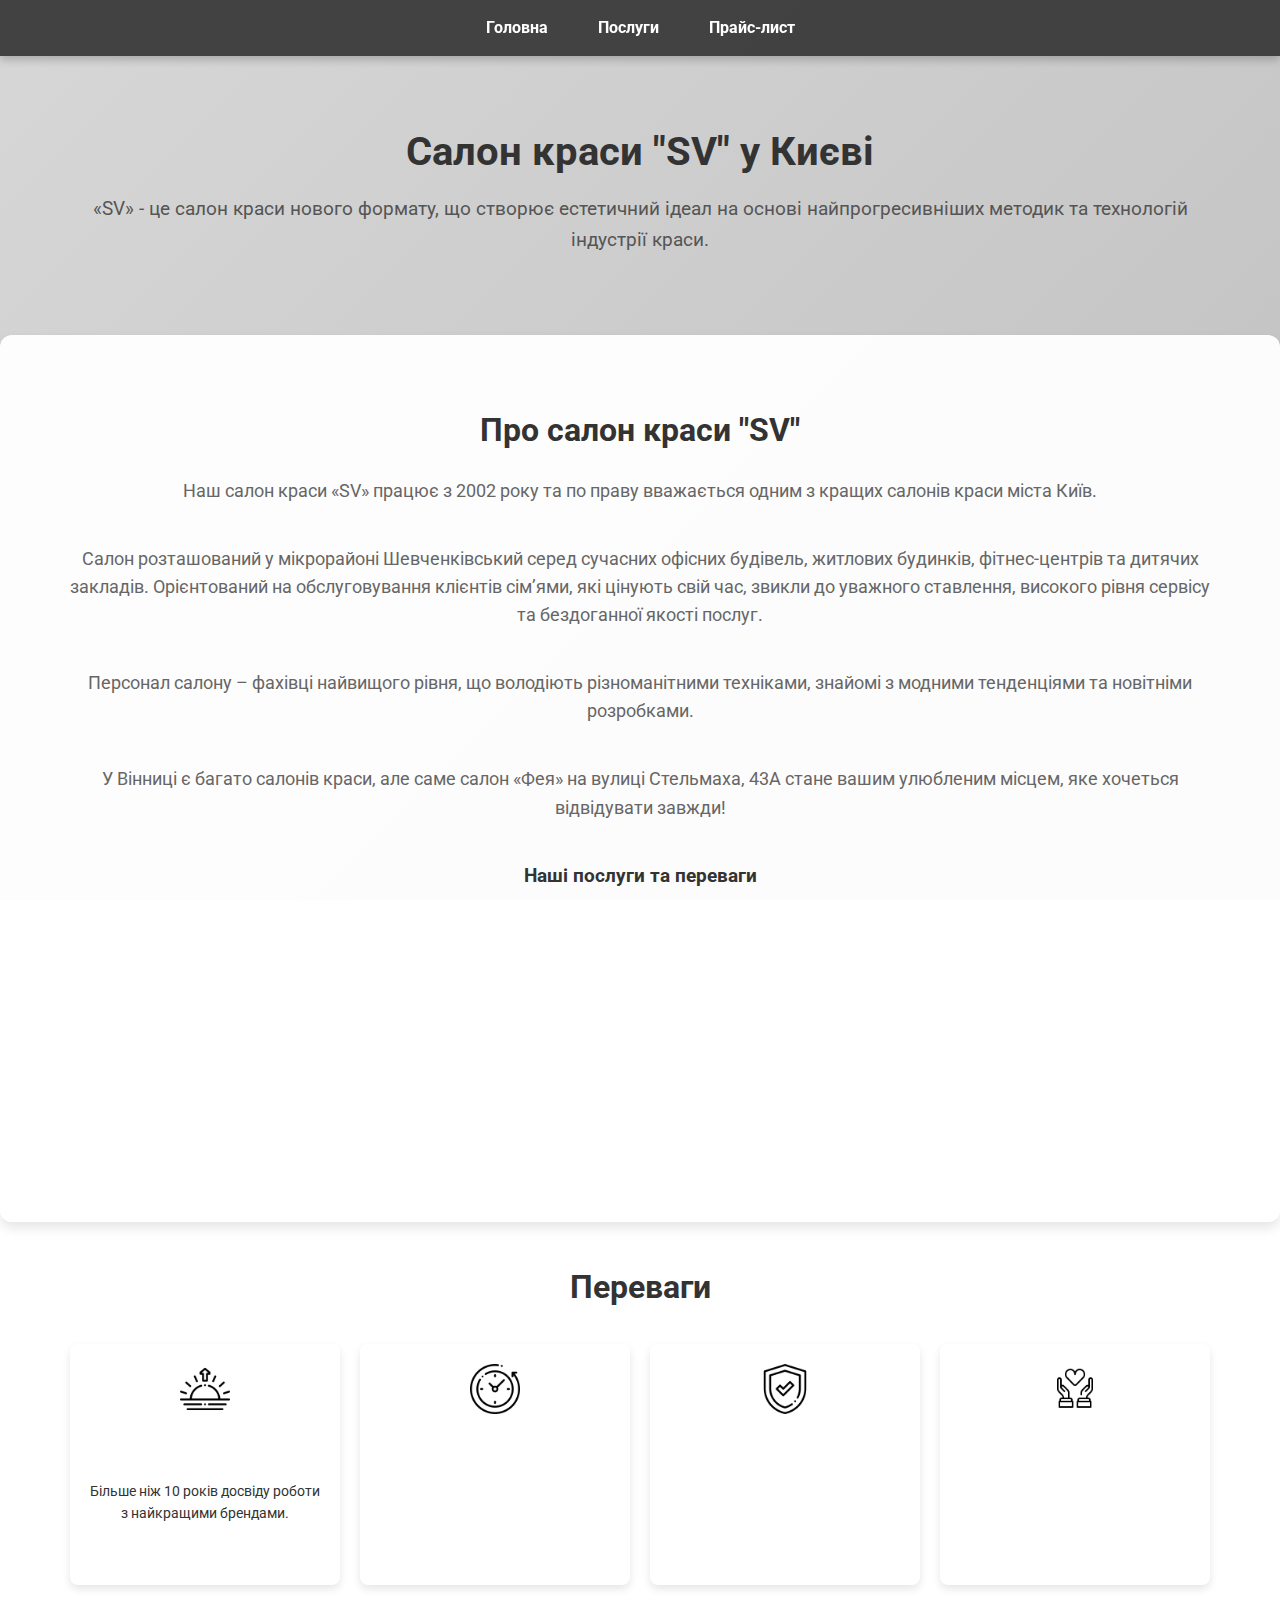
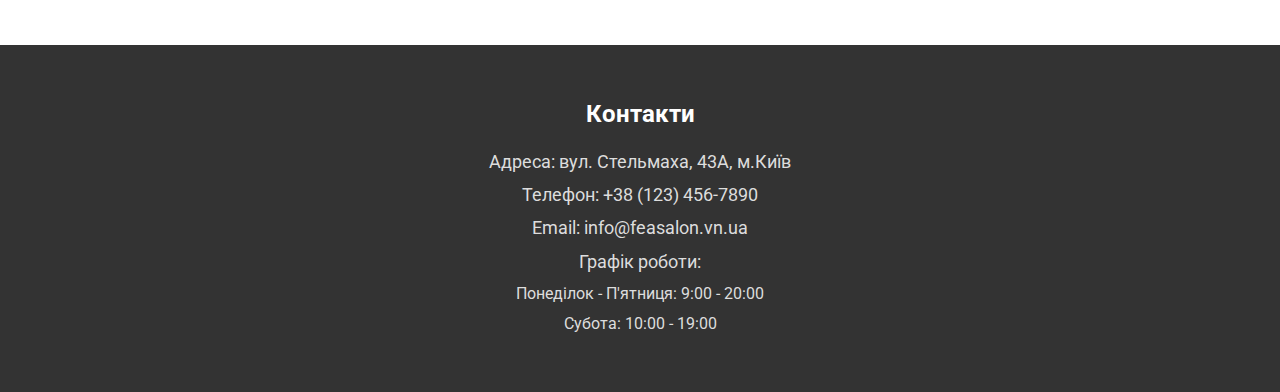
<file: index.html>
<!DOCTYPE html>
<html lang="uk">
<head>
    <meta charset="UTF-8">
    <meta name="viewport" content="width=device-width, initial-scale=1.0">
    <title>Салон краси "SV" у Києві</title>
    <link rel="stylesheet" href="style.css">
    <link href="https://fonts.googleapis.com/css2?family=Roboto:wght@400;500;700&display=swap" rel="stylesheet">
</head>
<body>
    <!-- Навігаційний блок -->
    <nav class="navbar">
        <ul>
            <li><a href="index.html">Головна</a></li>
        
            <li><a href="services.html">Послуги</a></li>
           
            <li><a href="price-list.html">Прайс-лист</a></li>
            
        </ul>
    </nav>

    <!-- Головна сторінка -->
    <header id="home" class="header">
        <div class="container">
            <h1 class="fade-in">Салон краси "SV" у Києві</h1>
            <p class="fade-in">«SV» - це салон краси нового формату, що створює естетичний ідеал на основі найпрогресивніших методик та технологій індустрії краси.</p>
        </div>
    </header>

    <!-- Про нас -->
    <section id="about" class="section">
        <div class="container">
            <h2 class="fade-in">Про салон краси "SV"</h2>
            <p class="fade-in">Наш салон краси «SV» працює з 2002 року та по праву вважається одним з кращих салонів краси міста Київ.</p>
            <p class="fade-in">Салон розташований у мікрорайоні Шевченківський серед сучасних офісних будівель, житлових будинків, фітнес-центрів та дитячих закладів. Орієнтований на обслуговування клієнтів сім’ями, які цінують свій час, звикли до уважного ставлення, високого рівня сервісу та бездоганної якості послуг.</p>
            <p class="fade-in">Персонал салону – фахівці найвищого рівня, що володіють різноманітними техніками, знайомі з модними тенденціями та новітніми розробками.</p>
            <p class="fade-in">У Вінниці є багато салонів краси, але саме салон «Фея» на вулиці Стельмаха, 43А стане вашим улюбленим місцем, яке хочеться відвідувати завжди!</p>
            <h3 class="fade-in">Наші послуги та переваги</h3>
            <p class="fade-in">Ми пропонуємо різноманітні стрижки, зачіски, манікюр та нарощування нігтів будь-якої складності. Наші фахівці постійно підвищують рівень кваліфікації та відслідковують сучасні тренди.</p>
            <p class="fade-in">Особливе місце займає манікюр та нарощування нігтів: використовується акрил та гель, ексклюзивна форма EDGE, а також класичний, європейський, апаратний та французький манікюр.</p>
            <p class="fade-in">Відвідавши салон краси «SV», ви отримаєте професійні послуги та чудовий настрій завдяки індивідуальному підходу наших майстрів.</p>
        </div>
    </section>
    <div class="container" class="advantages">
        <h2 class="advantages-title">Переваги</h2>
        <div class="advantages-container">
            <div class="col-4 advantage-item">
                <img src="imeg/досвіт.png" alt="Досвід" class="advantage-icon">
                <h3 class="fade-in">Досвід</h3>
                <p>Більше ніж 10 років досвіду роботи з найкращими брендами.</p>
            </div>
            <div class="col-4 advantage-item">
                <img src="imeg/час.png" alt="Час" class="advantage-icon">
                <h3 class="fade-in">Час</h3>
                <p class="fade-in">Ми цінуємо ваш час, тому пропонуємо послуги одночасно.</p>
            </div>
            <div class="col-4 advantage-item">
                <img src="imeg/безпека.png" alt="Безпека" class="advantage-icon">
                <h3 class="fade-in">Безпека</h3>
                <p class="fade-in">Гарантія стерильності та безпеки всіх процедур.</p>
            </div>
            <div class="col-4 advantage-item">
                <img src="imeg/комфорт.png" alt="Комфорт" class="advantage-icon">
                <h3 class="fade-in">Комфорт</h3>
                <p class="fade-in">Зручне розташування та комфортна атмосфера.</p>
            </div>
        </div>
    </div>
    
    

    <!-- Футер з контактами -->
    <footer class="footer">
        <div class="container">
            <h2>Контакти</h2>
            <p>Адреса: вул. Стельмаха, 43А, м.Київ</p>
            <p>Телефон: +38 (123) 456-7890</p>
            <p>Email: info@feasalon.vn.ua</p>
            <p>Графік роботи:</p>
            <ul>
                <li>Понеділок - П'ятниця: 9:00 - 20:00</li>
                <li>Субота: 10:00 - 19:00</li>
                <script src="script.js"></script>
            </body>
            </html>
</file>
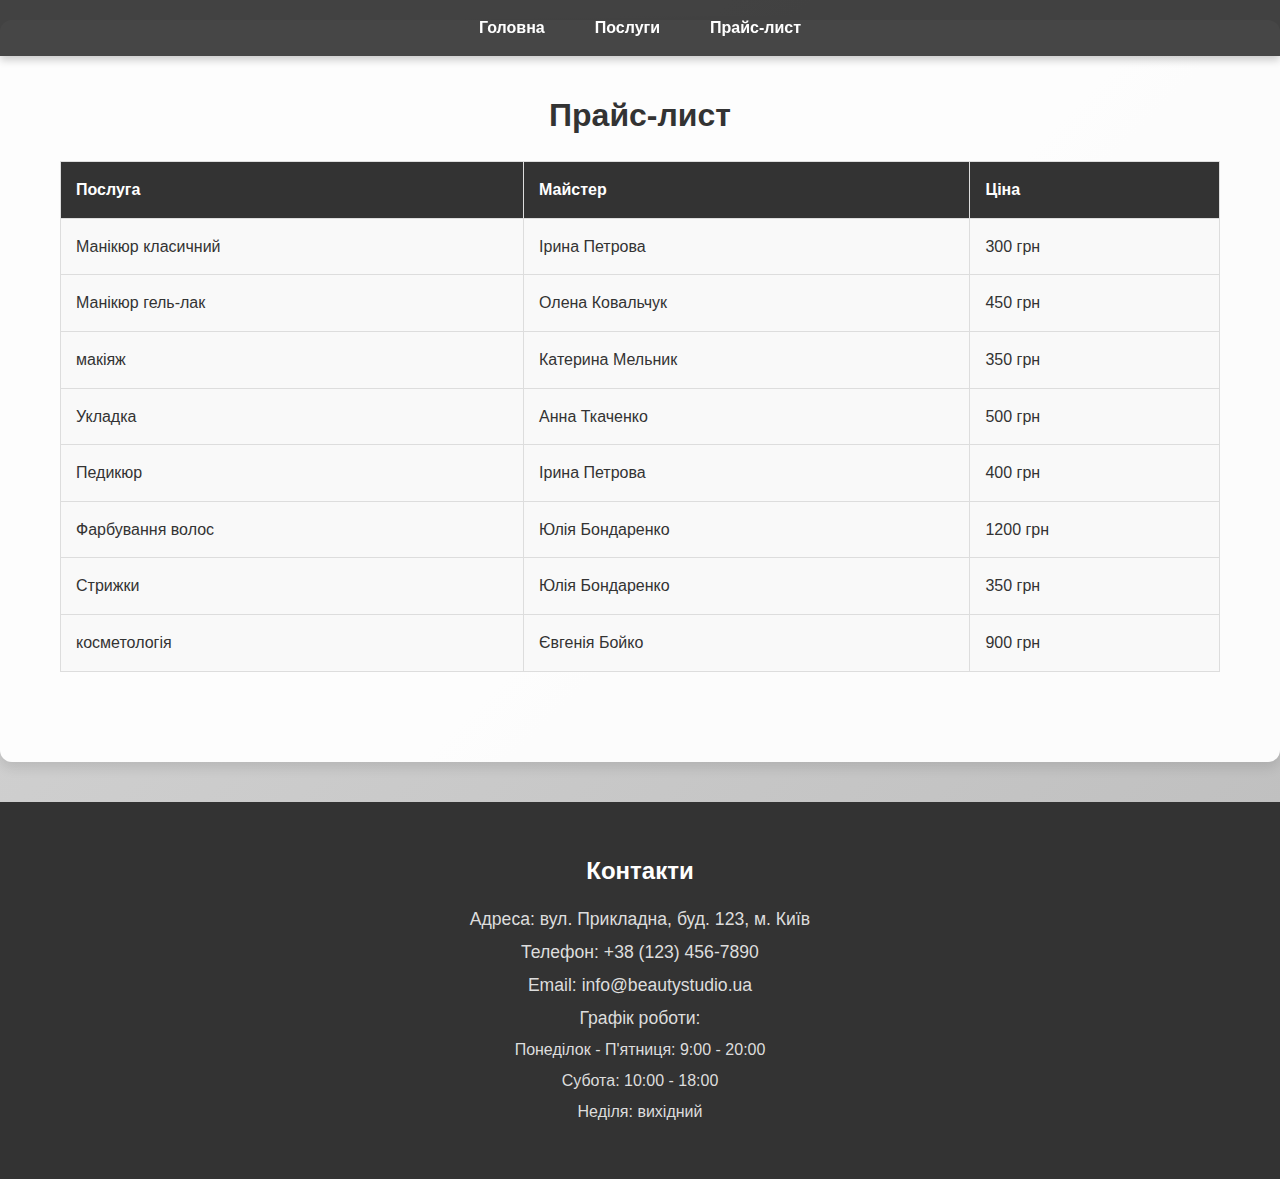
<file: price-list.html>
<!DOCTYPE html>
<html lang="uk">
<head>
    <meta charset="UTF-8">
    <meta name="viewport" content="width=device-width, initial-scale=1.0">
    <title>Прайс-лист - Beauty Studio</title>
    <link rel="stylesheet" href="style.css">
</head>
<body>
    <!-- Навігаційний блок -->
    <nav class="navbar">
        <ul>
            <li><a href="index.html">Головна</a></li>
            
            <li><a href="services.html">Послуги</a></li>
           
            <li><a href="price-list.html">Прайс-лист</a></li>
           
        </ul>
    </nav>

    <!-- Прайс-лист -->
    <section id="price-list" class="section">
        <div class="container">
            <h2 class="fade-in">Прайс-лист</h2>
            <table>
                <tr><th>Послуга</th><th>Майстер</th><th>Ціна</th></tr>
                <tr><td>Манікюр класичний</td><td>Ірина Петрова</td><td>300 грн</td></tr>
                <tr><td>Манікюр гель-лак</td><td>Олена Ковальчук</td><td>450 грн</td></tr>
                <tr><td>макіяж</td><td>Катерина Мельник</td><td>350 грн</td></tr>
                <tr><td>Укладка</td><td>Анна Ткаченко</td><td>500 грн</td></tr>
                <tr><td>Педикюр</td><td>Ірина Петрова</td><td>400 грн</td></tr>
                <tr><td>Фарбування волос</td><td>Юлія Бондаренко</td><td>1200 грн</td></tr>
                <tr><td>Стрижки</td><td>Юлія Бондаренко</td><td>350 грн</td></tr>
                <tr><td>косметологія</td><td>Євгенія Бойко</td><td>900 грн</td></tr>
                
                <!-- Додаткові послуги тут -->
            </table>
        </div>
    </section>
    <footer class="footer">
        <div class="container">
            <h2>Контакти</h2>
            <p>Адреса: вул. Прикладна, буд. 123, м. Київ</p>
            <p>Телефон: +38 (123) 456-7890</p>
            <p>Email: info@beautystudio.ua</p>
            <p>Графік роботи:</p>
            <ul>
                <li>Понеділок - П'ятниця: 9:00 - 20:00</li>
                <li>Субота: 10:00 - 18:00</li>
                <li>Неділя: вихідний</li>
            </ul>
        </div>
    </footer>
    <script src="script.js"></script>
</body>
</html>
</file>
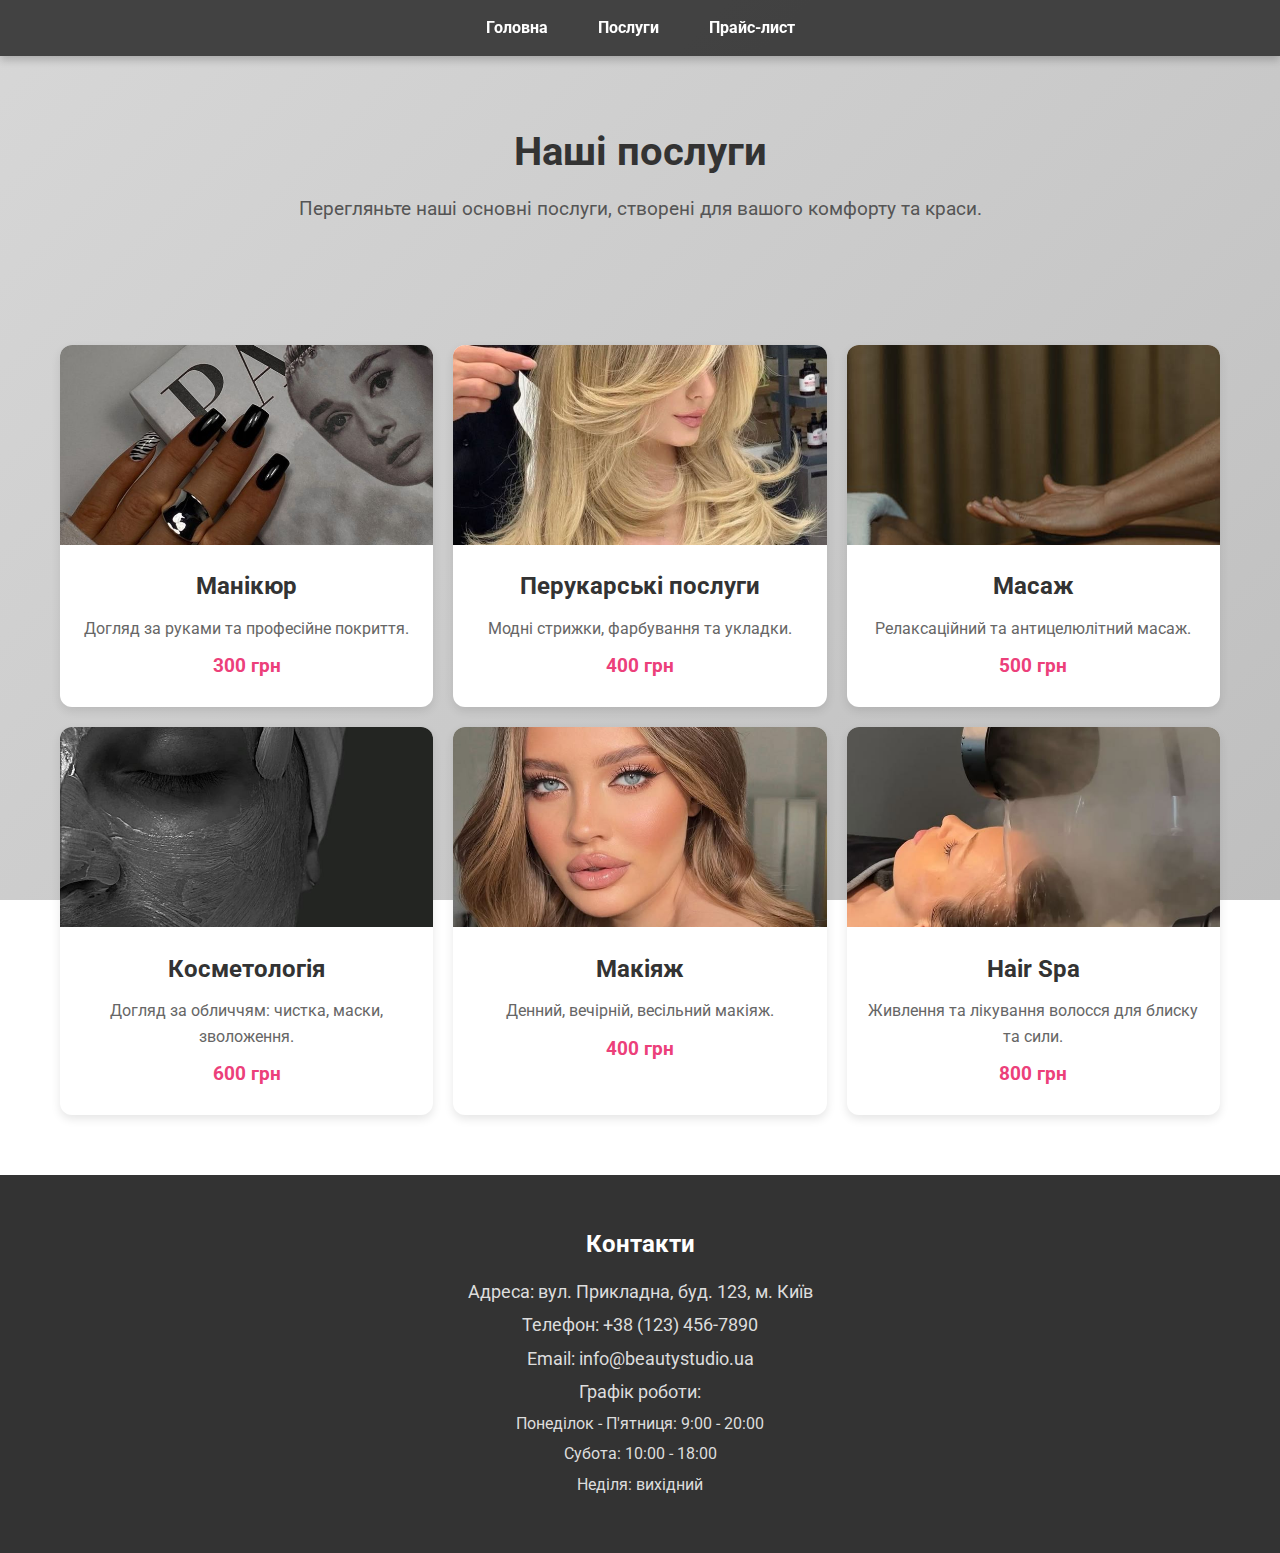
<file: services.html>
<!DOCTYPE html>
<html lang="uk">
<head>
    <meta charset="UTF-8">
    <meta name="viewport" content="width=device-width, initial-scale=1.0">
    <title>Салон краси "SV" - Послуги</title>
    <link href="https://fonts.googleapis.com/css2?family=Roboto:wght@400;500;700&display=swap" rel="stylesheet">
    <link rel="stylesheet" href="style.css">
</head>
<body>
    <!-- Навігаційний блок -->
    <nav class="navbar">
        <ul>
            <li><a href="index.html">Головна</a></li>
            <li><a href="services.html">Послуги</a></li>
            <li><a href="price-list.html">Прайс-лист</a></li>
        </ul>
    </nav>

    <!-- Головна сторінка -->
    <header id="home" class="header">
        <div class="container">
            <h1 class="fade-in">Наші послуги</h1>
            <p class="fade-in">Перегляньте наші основні послуги, створені для вашого комфорту та краси.</p>
        </div>
    </header>

    <!-- Галерея послуг -->
    <div class="container">
        <div class="services-gallery">
            <!-- Послуга 1 -->
            <div class="service-item">
                <img src="imeg/man.jpg" alt="Манікюр">
                <div class="service-info">
                    <h3>Манікюр</h3>
                    <p>Догляд за руками та професійне покриття.</p>
                    <p class="price">300 грн</p>
                </div>
            </div>

            <!-- Послуга 2 -->
            <div class="service-item" >
                <img src="imeg/hair.jpg"alt="Перукарські послуги">
                <div class="service-info">
                    <h3>Перукарські послуги</h3>
                    <p>Модні стрижки, фарбування та укладки.</p>
                    <p class="price">400 грн</p>
                </div>
            </div>

            <!-- Послуга 3 -->
            <div class="service-item">
                <img src="imeg/masa.jpg" alt="Масаж">
                <div class="service-info">
                    <h3>Масаж</h3>
                    <p>Релаксаційний та антицелюлітний масаж.</p>
                    <p class="price">500 грн</p>
                </div>
            </div>

            <!-- Послуга 4 -->
            <div class="service-item">
                <img src="imeg/cos.jpg" alt="Косметологія">
                <div class="service-info">
                    <h3>Косметологія</h3>
                    <p>Догляд за обличчям: чистка, маски, зволоження.</p>
                    <p class="price">600 грн</p>
                </div>
            </div>

            <!-- Послуга 5 -->
            <div class="service-item">
                <img src="imeg/makeup.jpg" alt="Макіяж">
                <div class="service-info">
                    <h3>Макіяж</h3>
                    <p>Денний, вечірній, весільний макіяж.</p>
                    <p class="price">400 грн</p>
                </div>
            </div>

            <!-- Послуга 6 -->
            <div class="service-item">
                <img src="imeg/hairspa.jpg" alt="Hair Spa">
                <div class="service-info">
                    <h3>Hair Spa</h3>
                    <p>Живлення та лікування волосся для блиску та сили.</p>
                    <p class="price">800 грн</p>
                </div>
            </div>
        </div>
    </div>
        <footer class="footer">
            <div class="container">
                <h2>Контакти</h2>
                <p>Адреса: вул. Прикладна, буд. 123, м. Київ</p>
                <p>Телефон: +38 (123) 456-7890</p>
                <p>Email: info@beautystudio.ua</p>
                <p>Графік роботи:</p>
                <ul>
                    <li>Понеділок - П'ятниця: 9:00 - 20:00</li>
                    <li>Субота: 10:00 - 18:00</li>
                    <li>Неділя: вихідний</li>
                </ul>
            </div>
        </footer>
        <script src="script.js"></script>
    </body>
    </html>
</file>
<file: style.css>
/* Загальні стилі */
* {
    margin: 0;
    padding: 0;
    box-sizing: border-box;
}

body {
    font-family: 'Roboto', sans-serif;
    color: #333;
    background: linear-gradient(135deg, #d7d7d7, #bfbfbf); /* Сірий градієнт */
    background-attachment: fixed;
    line-height: 1.6;
}

.advantages {
    text-align: center;
    padding: 40px 20px;
    max-width: 1200px;
}

.advantages-title {
    font-size: 32px;
    margin-bottom: 30px;
}

.advantages-container {
    display: flex;
    gap: 20px;
    justify-content: center;
    flex-wrap: wrap;
}

.col-4 {
    flex: 1 1 calc(25% - 20px); /* Займає 1/4 ширини з урахуванням відступу */
    max-width: calc(25% - 20px); /* Максимальна ширина для кожної колонки */
    box-sizing: border-box;
}

.advantage-item {
    text-align: center;
    padding: 20px;
    background-color: #fff;
    border-radius: 8px;
    box-shadow: 0 4px 8px rgba(0, 0, 0, 0.1);
}

.advantage-icon {
    width: 50px;
    height: auto;
    margin-bottom: 10px;
}

.advantage-item h3 {
    font-size: 18px;
    margin: 10px 0;
}

.advantage-item p {
    font-size: 14px;
    color: #333;
}

/* Адаптивність для мобільних пристроїв */
@media (max-width: 768px) {
    .col-4 {
        flex: 1 1 100%; /* На маленьких екранах кожен блок займає всю ширину */
        max-width: 100%;
    }
}


/* Навігаційний блок */
.navbar {
    position: fixed;
    width: 100%;
    background-color: rgba(50, 50, 50, 0.9); /* Темно-сірий фон */
    top: 0;
    left: 0;
    display: flex;
    justify-content: center;
    padding: 15px 0;
    box-shadow: 0 4px 8px rgba(0, 0, 0, 0.2);
    z-index: 1000;
    font-weight: bold;
}

.navbar ul {
    list-style: none;
    display: flex;
    gap: 20px;
}

.navbar ul li {
    display: inline;
}

.navbar ul li a {
    color: #fff;
    text-decoration: none;
    padding: 10px 15px;
    border-radius: 8px;
    transition: background-color 0.3s;
}

.navbar ul li a:hover {
    background-color: #555;
}

/* Шапка */
.header {
    padding-top: 100px; /* відступ для фіксованої навігації */
    text-align: center;
}

.header h1 {
    color: #333;
    font-size: 2.5em;
    margin-bottom: 10px;
    font-weight: bold;
}

.header p {
    font-size: 1.2em;
    color: #555;
}

/* Секції */
.section {
    padding: 50px 0;
    text-align: center;
    background-color: rgba(255, 255, 255, 0.95);
    margin: 20px 0;
    border-radius: 12px;
    box-shadow: 0 6px 12px rgba(0, 0, 0, 0.1);
}

.section h2 {
    color: #333;
    margin-bottom: 20px;
    font-size: 2em;
    font-weight: 700;
}

.section p {
    color: #666;
    font-size: 1.1em;
}
.container {
    max-width: 1200px; /* Задаємо максимальну ширину блоку */
    margin: 0 auto; /* Центруємо блок */
    padding: 20px;
    text-align: center;
}


/* Галерея */
.gallery {
    display: flex;
    flex-wrap: wrap;
    gap: 15px;
    justify-content: center;
}

.gallery-item img {
    width: 100%;
    max-width: 280px;
    border-radius: 12px;
    box-shadow: 0 4px 8px rgba(0, 0, 0, 0.2);
    transition: transform 0.3s;
}

.gallery-item img:hover {
    transform: scale(1.05);
}

/* Відео */
.video-section iframe {
    width: 100%;
    max-width: 800px;
    height: 450px;
    border-radius: 12px;
    border: none;
    box-shadow: 0 6px 12px rgba(0, 0, 0, 0.2);
}

/* Таблиця */
table {
    width: 100%;
    border-collapse: collapse;
    margin: 20px 0;
}

table, th, td {
    border: 1px solid #ddd;
}

th, td {
    padding: 15px;
    text-align: left;
}

th {
    background-color: #333;
    color: white;
    font-weight: 600;
}

td {
    background-color: #f9f9f9;
    font-size: 1em;
    color: #333;
}

/* Кнопка */
.button {
    display: inline-block;
    padding: 12px 24px;
    background-color: #333;
    color: #fff;
    border-radius: 8px;
    text-decoration: none;
    font-size: 1.1em;
    font-weight: bold;
    transition: background-color 0.3s;
}

.button:hover {
    background-color: #555;
}
/* Стилі для футера */
.footer {
    background-color: #333;
    color: #fff;
    padding: 30px 0;
    text-align: center;
    font-size: 1em;
    margin-top: 40px;
}

.footer h2 {
    font-size: 1.5em;
    margin-bottom: 15px;
    color: #fff;
}

.footer p, .footer ul {
    margin: 5px 0;
    color: #ddd;
}

.footer ul {
    list-style-type: none;
    padding: 0;
}

.footer ul li {
    margin-bottom: 5px;
}
  /* Загальні стилі */
  * {
    margin: 0;
    padding: 0;
    box-sizing: border-box;
}


h1 {
    text-align: center;
    margin-bottom: 20px;
    font-size: 2.5em;
    color: #444;
}

p {
    text-align: center;
    font-size: 1.1em;
    margin-bottom: 40px;
    color: #666;
}
.services-gallery {
    display: grid;
    grid-template-columns: repeat(3, 1fr); /* Три колонки в рядку */
    gap: 20px;
    margin-top: 40px;
}

.service-item {
    background-color: #fff;
    border-radius: 12px;
    overflow: hidden;
    box-shadow: 0 4px 10px rgba(0, 0, 0, 0.1);
    transition: transform 0.3s, box-shadow 0.3s;
}

.service-item:hover {
    transform: translateY(-5px);
    box-shadow: 0 8px 20px rgba(0, 0, 0, 0.15);
}

.service-item img {
    width: 100%;
    height: 200px;
    object-fit: cover;
}

.service-info {
    padding: 15px;
    text-align: center;
}

.service-info h3 {
    font-size: 1.5em;
    color: #333;
    margin-bottom: 10px;
}

.service-info p {
    font-size: 1em;
    color: #666;
    margin-bottom: 10px;
}

.service-info .price {
    font-size: 1.2em;
    font-weight: bold;
    color: #ec407a;
}

/* Адаптивність */
@media (max-width: 768px) {
    .services-gallery {
        grid-template-columns: repeat(2, 1fr); /* Дві колонки для планшетів */
    }
}

@media (max-width: 480px) {
    .services-gallery {
        grid-template-columns: 1fr; /* Одна колонка для телефонів */
    }
}
.fade-in {
    opacity: 0;
    transform: translateY(20px);
    transition: opacity 0.8s ease-out, transform 0.8s ease-out;
}

.fade-in.show {
    opacity: 1;
    transform: translateY(0);
}
</file>
